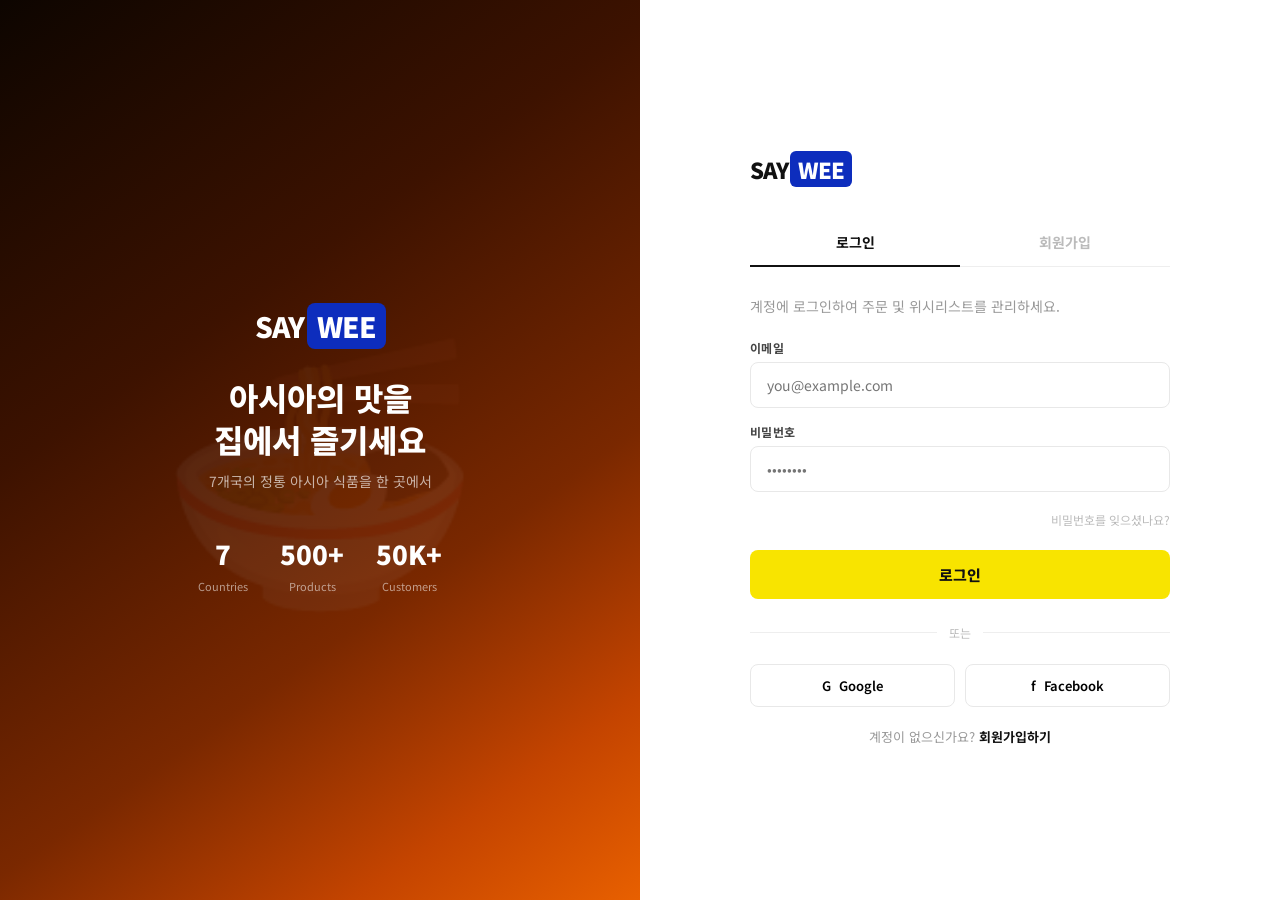
<file: login.html>
<!DOCTYPE html>
<html lang="ko">
<head>
  <meta charset="UTF-8">
  <meta name="viewport" content="width=device-width, initial-scale=1.0">
  <title>Login – SAYWEE</title>
  <link rel="stylesheet" href="css/style.css">
  <link href="https://fonts.googleapis.com/css2?family=Noto+Sans+KR:wght@300;400;500;700;900&display=swap" rel="stylesheet">
  <style>
    *{box-sizing:border-box;margin:0;padding:0;}
    body{font-family:'Noto Sans KR',sans-serif;min-height:100vh;}
    .wrap{display:grid;grid-template-columns:1fr 1fr;min-height:100vh;}
    @media(max-width:768px){.wrap{grid-template-columns:1fr;}.left{display:none!important;}}
    .left{
      background:linear-gradient(145deg,#0d0500 0%,#3d1200 35%,#7a2800 65%,#c44400 85%,#e86000 100%);
      display:flex;align-items:center;justify-content:center;
      padding:48px;position:relative;overflow:hidden;
    }
    .left-bg{position:absolute;font-size:260px;opacity:.06;line-height:1;pointer-events:none;user-select:none;top:50%;left:50%;transform:translate(-50%,-50%);}
    .left-content{position:relative;z-index:1;color:white;text-align:center;}
    .brand{font-size:28px;font-weight:900;letter-spacing:-1px;color:white;text-decoration:none;display:block;margin-bottom:28px;}
    .brand em{background:#0D2DBD;color:white;padding:3px 10px;border-radius:8px;margin-left:3px;font-style:normal;}
    .left-content h2{font-size:clamp(20px,2.5vw,32px);font-weight:800;line-height:1.3;margin-bottom:10px;}
    .left-content p{opacity:.65;font-size:14px;margin-bottom:40px;}
    .stats{display:flex;gap:32px;justify-content:center;}
    .stats div{text-align:center;}
    .stats .n{font-size:26px;font-weight:900;}
    .stats .l{font-size:11px;opacity:.55;margin-top:4px;}
    /* Right */
    .right{display:flex;align-items:center;justify-content:center;padding:48px 32px;background:#fff;}
    .box{width:100%;max-width:420px;}
    .box-brand{font-size:22px;font-weight:900;letter-spacing:-1px;color:#111;text-decoration:none;display:block;margin-bottom:32px;}
    .box-brand em{background:#0D2DBD;color:white;padding:2px 8px;border-radius:6px;margin-left:2px;font-style:normal;}
    /* Tabs */
    .tabs{display:flex;border-bottom:1px solid #eee;margin-bottom:28px;}
    .tab{flex:1;padding:12px;text-align:center;font-size:14px;font-weight:700;cursor:pointer;border-bottom:2px solid transparent;margin-bottom:-1px;color:#bbb;transition:all .2s;}
    .tab.on{color:#111;border-bottom-color:#111;}
    .panel{display:none;}
    .panel.on{display:block;}
    /* Form */
    .field{margin-bottom:14px;}
    .field label{display:block;font-size:12px;font-weight:700;margin-bottom:5px;color:#444;text-transform:uppercase;letter-spacing:.04em;}
    .field input{
      width:100%;padding:12px 16px;
      border:1.5px solid #e8e8e8;border-radius:8px;
      font-size:14px;font-family:inherit;outline:none;
      transition:border-color .2s;background:#fff;color:#111;
    }
    .field input:focus{border-color:#111;}
    .field input.err{border-color:#ff4444;background:#fff8f8;}
    .btn{
      width:100%;padding:14px;border:none;border-radius:8px;
      font-size:15px;font-weight:800;cursor:pointer;font-family:inherit;
      transition:all .2s;
    }
    .btn-yellow{background:#F8E400;color:#111;}
    .btn-yellow:hover{background:#111;color:#fff;}
    .btn-dark{background:#111;color:#fff;margin-top:8px;}
    .btn-dark:hover{background:#333;}
    .btn-red{background:#fff5f5;color:#cc0000;border:1.5px solid #ffcccc;margin-top:8px;}
    .btn-red:hover{background:#ffebeb;}
    .divider{text-align:center;position:relative;margin:20px 0;}
    .divider::before{content:'';position:absolute;top:50%;left:0;right:0;height:1px;background:#eee;}
    .divider span{position:relative;background:#fff;padding:0 12px;font-size:12px;color:#bbb;}
    .socials{display:grid;grid-template-columns:1fr 1fr;gap:10px;margin-bottom:20px;}
    .btn-social{padding:11px;border:1.5px solid #e8e8e8;border-radius:8px;font-size:13px;font-weight:600;cursor:pointer;background:#fff;font-family:inherit;transition:background .2s;}
    .btn-social:hover{background:#f5f5f5;}
    .hint{text-align:center;font-size:13px;color:#999;margin-top:20px;}
    .hint a{font-weight:700;color:#111;text-decoration:none;}
    .forgot{text-align:right;margin-bottom:18px;}
    .forgot a{font-size:12px;color:#bbb;text-decoration:none;}
    /* Account panel */
    .acc{text-align:center;padding:8px 0;}
    .acc-avatar{
      width:80px;height:80px;border-radius:50%;
      background:#F8E400;display:flex;align-items:center;justify-content:center;
      font-size:32px;font-weight:900;margin:0 auto 16px;color:#111;
    }
    .acc-name{font-size:22px;font-weight:800;margin-bottom:4px;}
    .acc-email{color:#999;font-size:14px;margin-bottom:28px;}
    .acc-links{display:flex;flex-direction:column;gap:8px;}
    .acc-link{
      display:block;padding:13px 16px;border-radius:10px;
      font-size:14px;font-weight:700;text-align:center;
      text-decoration:none;transition:opacity .2s;
    }
    .acc-link:hover{opacity:.8;}
    .acc-link.yellow{background:#F8E400;color:#111;}
    .acc-link.gray{background:#f7f3e8;color:#111;border:1px solid #e8e3d8;}
  </style>
</head>
<body>
<div id="toast-container" class="toast-container"></div>

<div class="wrap">
  <!-- LEFT -->
  <div class="left">
    <div class="left-bg">🍜</div>
    <div class="left-content">
      <a href="index.html" class="brand">SAY<em>WEE</em></a>
      <h2>아시아의 맛을<br>집에서 즐기세요</h2>
      <p>7개국의 정통 아시아 식품을 한 곳에서</p>
      <div class="stats">
        <div><div class="n">7</div><div class="l">Countries</div></div>
        <div><div class="n">500+</div><div class="l">Products</div></div>
        <div><div class="n">50K+</div><div class="l">Customers</div></div>
      </div>
    </div>
  </div>

  <!-- RIGHT -->
  <div class="right">
    <div class="box" id="box">

      <!-- ── Chưa đăng nhập: Hiện form ── -->
      <div id="form-section">
        <a href="index.html" class="box-brand">SAY<em>WEE</em></a>

        <div class="tabs">
          <div class="tab on" id="tab-login">로그인</div>
          <div class="tab" id="tab-register">회원가입</div>
        </div>

        <!-- Login -->
        <div class="panel on" id="panel-login">
          <p style="font-size:14px;color:#999;margin-bottom:20px;">계정에 로그인하여 주문 및 위시리스트를 관리하세요.</p>
          <div class="field">
            <label>이메일</label>
            <input type="email" id="li-email" placeholder="you@example.com">
          </div>
          <div class="field">
            <label>비밀번호</label>
            <input type="password" id="li-pw" placeholder="••••••••">
          </div>
          <div class="forgot"><a href="#">비밀번호를 잊으셨나요?</a></div>
          <button class="btn btn-yellow" id="do-login">로그인</button>
          <div class="divider"><span>또는</span></div>
          <div class="socials">
            <button class="btn-social" onclick="socialMsg()">G &nbsp;Google</button>
            <button class="btn-social" onclick="socialMsg()">f &nbsp;Facebook</button>
          </div>
          <p class="hint">계정이 없으신가요? <a href="#" id="go-reg">회원가입하기</a></p>
        </div>

        <!-- Register -->
        <div class="panel" id="panel-register">
          <p style="font-size:14px;color:#999;margin-bottom:20px;">새 계정을 만들어 더 편리하게 쇼핑하세요.</p>
          <div class="field">
            <label>이름</label>
            <input type="text" id="rg-name" placeholder="홍길동">
          </div>
          <div class="field">
            <label>이메일</label>
            <input type="email" id="rg-email" placeholder="you@example.com">
          </div>
          <div class="field">
            <label>비밀번호 <span style="color:#bbb;font-weight:400;font-size:11px;">(최소 6자)</span></label>
            <input type="password" id="rg-pw" placeholder="••••••••">
          </div>
          <div class="field" style="margin-bottom:20px;">
            <label>비밀번호 확인</label>
            <input type="password" id="rg-pw2" placeholder="••••••••">
          </div>
          <button class="btn btn-yellow" id="do-register">회원가입</button>
          <p class="hint">이미 계정이 있으신가요? <a href="#" id="go-login">로그인하기</a></p>
        </div>
      </div>

      <!-- ── Đã đăng nhập: Hiện account panel ── -->
      <div id="acc-section" style="display:none;">
        <a href="index.html" class="box-brand">SAY<em>WEE</em></a>
        <div class="acc">
          <div class="acc-avatar" id="acc-avatar">?</div>
          <div class="acc-name" id="acc-name">이름</div>
          <div class="acc-email" id="acc-email">email</div>
          <div class="acc-links">
            <a href="index.html" class="acc-link yellow">🏠 홈으로 가기</a>
            <a href="shop.html" class="acc-link gray">🛒 쇼핑 계속하기</a>
            <a href="wishlist.html" class="acc-link gray">♡ 위시리스트</a>
            <a href="cart.html" class="acc-link gray">🛒 장바구니</a>
            <!-- ★ LOGOUT BUTTON ★ -->
            <button class="btn btn-red" id="do-logout" style="width:100%;padding:13px;border-radius:10px;font-size:14px;font-weight:700;cursor:pointer;font-family:inherit;margin-top:8px;">
              🚪 로그아웃
            </button>
          </div>
        </div>
      </div>

    </div>
  </div>
</div>

<script src="js/language.js"></script>
<script src="js/products.js"></script>
<script src="js/script.js"></script>
<script>
// ─────────────────────────────────────────────────────────
// Toast helper
function toast(msg, type) {
  if (typeof showToast === 'function') { showToast(msg, type); return; }
  var d = document.createElement('div');
  d.textContent = msg;
  d.style.cssText = 'position:fixed;bottom:24px;right:24px;background:#111;color:#fff;padding:14px 20px;border-radius:10px;z-index:9999;font-size:14px;font-weight:600;box-shadow:0 4px 20px rgba(0,0,0,.2)';
  document.body.appendChild(d);
  setTimeout(function(){ d.style.opacity='0'; d.style.transition='opacity .3s'; setTimeout(function(){ d.remove(); },300); }, 2800);
}
function socialMsg() { toast('소셜 로그인은 준비 중입니다 😊', 'warning'); }

// ─────────────────────────────────────────────────────────
// Kiểm tra trạng thái đăng nhập và hiện đúng panel
function checkLoginState() {
  var user = null;
  try { user = JSON.parse(localStorage.getItem('saywee_user') || 'null'); } catch(e) {}

  if (user) {
    // Đã đăng nhập → hiện account panel
    document.getElementById('form-section').style.display = 'none';
    document.getElementById('acc-section').style.display  = 'block';
    document.getElementById('acc-avatar').textContent = user.name.charAt(0).toUpperCase();
    document.getElementById('acc-name').textContent   = user.name;
    document.getElementById('acc-email').textContent  = user.email || '';
  } else {
    // Chưa đăng nhập → hiện form
    document.getElementById('form-section').style.display = 'block';
    document.getElementById('acc-section').style.display  = 'none';
  }
}

// Chạy ngay khi trang load
checkLoginState();

// ─────────────────────────────────────────────────────────
// Tab switching
document.getElementById('tab-login').onclick = function() {
  this.className = 'tab on';
  document.getElementById('tab-register').className = 'tab';
  document.getElementById('panel-login').className = 'panel on';
  document.getElementById('panel-register').className = 'panel';
};
document.getElementById('tab-register').onclick = function() {
  this.className = 'tab on';
  document.getElementById('tab-login').className = 'tab';
  document.getElementById('panel-register').className = 'panel on';
  document.getElementById('panel-login').className = 'panel';
};
document.getElementById('go-reg').onclick   = function(e){ e.preventDefault(); document.getElementById('tab-register').click(); };
document.getElementById('go-login').onclick = function(e){ e.preventDefault(); document.getElementById('tab-login').click(); };

// ─────────────────────────────────────────────────────────
// LOGIN
document.getElementById('do-login').onclick = function() {
  var email = document.getElementById('li-email').value.trim();
  var pw    = document.getElementById('li-pw').value;
  // Reset
  document.getElementById('li-email').className = 'field input'.split(' ')[1] || '';
  if (!email) { toast('이메일을 입력해주세요', 'warning'); document.getElementById('li-email').focus(); return; }
  if (!pw)    { toast('비밀번호를 입력해주세요', 'warning'); document.getElementById('li-pw').focus(); return; }
  if (typeof Auth === 'undefined') { toast('잠시 후 다시 시도해주세요', 'warning'); return; }
  if (!Auth.login(email, pw)) {
    toast('이메일 또는 비밀번호가 틀렸습니다', 'error');
    document.getElementById('li-pw').value = '';
    document.getElementById('li-pw').focus();
  } else {
    toast('로그인 완료! 🎉', 'success');
    setTimeout(function(){ window.location.href = 'index.html'; }, 900);
  }
};
document.getElementById('li-pw').onkeydown = function(e){ if(e.key==='Enter') document.getElementById('do-login').click(); };
document.getElementById('li-email').onkeydown = function(e){ if(e.key==='Enter') document.getElementById('li-pw').focus(); };

// ─────────────────────────────────────────────────────────
// REGISTER
document.getElementById('do-register').onclick = function() {
  var name = document.getElementById('rg-name').value.trim();
  var email= document.getElementById('rg-email').value.trim();
  var pw   = document.getElementById('rg-pw').value;
  var pw2  = document.getElementById('rg-pw2').value;
  if (!name)           { toast('이름을 입력해주세요', 'warning'); return; }
  if (!email)          { toast('이메일을 입력해주세요', 'warning'); return; }
  if (pw.length < 6)   { toast('비밀번호는 최소 6자리입니다', 'warning'); return; }
  if (pw !== pw2)      { toast('비밀번호가 일치하지 않습니다', 'error'); return; }
  if (typeof Auth === 'undefined') { toast('잠시 후 다시 시도해주세요', 'warning'); return; }
  if (!Auth.register(name, email, pw)) {
    toast('이미 사용 중인 이메일입니다', 'error');
  } else {
    toast('회원가입 완료! 환영합니다 🎉', 'success');
    setTimeout(function(){ window.location.href = 'index.html'; }, 900);
  }
};

// ─────────────────────────────────────────────────────────
// LOGOUT
document.getElementById('do-logout').onclick = function() {
  localStorage.removeItem('saywee_user');
  toast('로그아웃 되었습니다', '');
  setTimeout(function(){ checkLoginState(); }, 500);
};
</script>
</body>
</html>
</file>
<file: css/style.css>
/* ================================================
   SAYWEE - Asian Food & Grocery Marketplace
   style.css - Main Stylesheet
   ================================================ */

/* === FONTS === */
@import url('https://fonts.googleapis.com/css2?family=Noto+Sans+KR:wght@300;400;500;700;900&display=swap');

/* === CSS VARIABLES === */
:root {
  --brand-green: #0D2DBD;
  --brand-green-dark: #0a1f8f;
  --primary: #F8E400;
  --primary-dark: #e0cc00;
  --secondary: #F7F3E8;
  --text: #111111;
  --text-light: #555555;
  --text-muted: #999999;
  --bg: #FFFFFF;
  --bg-alt: #F7F3E8;
  --border: #E8E3D8;
  --border-light: #F0EBE0;
  --shadow-sm: 0 2px 8px rgba(0,0,0,0.06);
  --shadow-md: 0 4px 20px rgba(0,0,0,0.10);
  --shadow-lg: 0 8px 40px rgba(0,0,0,0.14);
  --radius-sm: 8px;
  --radius-md: 14px;
  --radius-lg: 20px;
  --radius-xl: 28px;
  --transition: all 0.25s cubic-bezier(0.4, 0, 0.2, 1);
  --font-main: 'Pretendard', 'Noto Sans KR', sans-serif;
  --header-h: 72px;
}

/* === PRETENDARD FONT === */
@font-face {
  font-family: 'Pretendard';
  src: url('https://cdn.jsdelivr.net/gh/orioncactus/pretendard/dist/web/static/pretendard.css');
}

/* === RESET === */
*, *::before, *::after { box-sizing: border-box; margin: 0; padding: 0; }
html { scroll-behavior: smooth; font-size: 16px; }
body {
  font-family: var(--font-main);
  color: var(--text);
  background: var(--bg);
  line-height: 1.6;
  -webkit-font-smoothing: antialiased;
  overflow-x: hidden;
}
a { text-decoration: none; color: inherit; }
ul, ol { list-style: none; }
img { max-width: 100%; display: block; }
button { cursor: pointer; border: none; background: none; font-family: inherit; }
input, select, textarea { font-family: inherit; outline: none; border: none; }

/* === SCROLLBAR === */
::-webkit-scrollbar { width: 6px; }
::-webkit-scrollbar-track { background: var(--secondary); }
::-webkit-scrollbar-thumb { background: #ccc; border-radius: 3px; }
::-webkit-scrollbar-thumb:hover { background: #aaa; }

/* ================================================
   HEADER
   ================================================ */
#site-header {
  position: fixed;
  top: 0; left: 0; right: 0;
  height: var(--header-h);
  background: rgba(255,255,255,0.96);
  backdrop-filter: blur(12px);
  -webkit-backdrop-filter: blur(12px);
  border-bottom: 1px solid var(--border-light);
  z-index: 1000;
  transition: var(--transition);
}
#site-header.scrolled {
  box-shadow: var(--shadow-md);
}
.header-inner {
  max-width: 1400px;
  margin: 0 auto;
  padding: 0 32px;
  height: 100%;
  display: flex;
  align-items: center;
  gap: 32px;
}
/* Logo */
.header-logo a {
  font-size: 22px;
  font-weight: 900;
  letter-spacing: -1px;
  color: var(--text);
}
.header-logo span {
  display: inline-block;
  background: var(--brand-green);
  color: white;
  padding: 2px 8px;
  border-radius: 6px;
  margin-left: 2px;
}
/* Main Nav */
.header-nav { flex: 1; display: flex; justify-content: center; }
.header-nav ul { display: flex; gap: 4px; }
.header-nav ul li a {
  display: block;
  padding: 8px 14px;
  font-size: 13px;
  font-weight: 600;
  letter-spacing: 0.04em;
  color: var(--text-light);
  border-radius: var(--radius-sm);
  transition: var(--transition);
}
.header-nav ul li a:hover,
.header-nav ul li a.active {
  color: var(--text);
  background: var(--secondary);
}
/* Header Actions */
.header-actions { display: flex; align-items: center; gap: 6px; }
.header-btn {
  position: relative;
  width: 40px; height: 40px;
  border-radius: 50%;
  display: flex; align-items: center; justify-content: center;
  color: var(--text);
  transition: var(--transition);
  font-size: 18px;
}
.header-btn:hover { background: var(--secondary); }
.header-btn .badge {
  position: absolute;
  top: 4px; right: 4px;
  width: 16px; height: 16px;
  background: var(--primary);
  color: var(--text);
  font-size: 10px;
  font-weight: 700;
  border-radius: 50%;
  display: flex; align-items: center; justify-content: center;
}
/* Language Switcher */
.lang-switcher {
  position: relative;
}
.lang-btn {
  display: flex; align-items: center; gap: 4px;
  padding: 6px 12px;
  border-radius: 20px;
  font-size: 12px;
  font-weight: 600;
  color: var(--text-light);
  border: 1px solid var(--border);
  transition: var(--transition);
  cursor: pointer;
}
.lang-btn:hover { border-color: var(--text); color: var(--text); }
.lang-dropdown {
  position: absolute;
  top: calc(100% + 8px);
  right: 0;
  background: var(--bg);
  border: 1px solid var(--border);
  border-radius: var(--radius-md);
  box-shadow: var(--shadow-lg);
  overflow: hidden;
  opacity: 0;
  visibility: hidden;
  transform: translateY(-8px);
  transition: var(--transition);
  min-width: 140px;
}
.lang-switcher:hover .lang-dropdown,
.lang-dropdown.open {
  opacity: 1; visibility: visible; transform: translateY(0);
}
.lang-option {
  display: flex; align-items: center; gap: 8px;
  padding: 10px 16px;
  font-size: 13px;
  font-weight: 500;
  cursor: pointer;
  transition: var(--transition);
}
.lang-option:hover { background: var(--secondary); }
.lang-option.active { color: var(--text); font-weight: 700; background: var(--secondary); }

/* Search Bar (Overlay) */
.search-overlay {
  position: fixed;
  inset: 0;
  background: rgba(0,0,0,0.5);
  z-index: 2000;
  display: flex;
  align-items: flex-start;
  padding-top: 80px;
  opacity: 0;
  visibility: hidden;
  transition: var(--transition);
}
.search-overlay.open { opacity: 1; visibility: visible; }
.search-box {
  max-width: 680px;
  width: 90%;
  margin: 0 auto;
  background: var(--bg);
  border-radius: var(--radius-xl);
  padding: 8px 8px 8px 24px;
  display: flex;
  align-items: center;
  gap: 12px;
  box-shadow: var(--shadow-lg);
}
.search-box input {
  flex: 1;
  font-size: 18px;
  color: var(--text);
  background: transparent;
}
.search-box input::placeholder { color: var(--text-muted); }
.search-submit {
  background: var(--primary);
  border-radius: 50%;
  width: 44px; height: 44px;
  display: flex; align-items: center; justify-content: center;
  font-size: 18px;
  flex-shrink: 0;
}
.search-results-dropdown {
  max-width: 680px;
  width: 90%;
  margin: 8px auto 0;
  background: var(--bg);
  border-radius: var(--radius-lg);
  box-shadow: var(--shadow-lg);
  overflow: hidden;
  max-height: 400px;
  overflow-y: auto;
}
.search-result-item {
  display: flex;
  align-items: center;
  gap: 12px;
  padding: 12px 20px;
  border-bottom: 1px solid var(--border-light);
  cursor: pointer;
  transition: var(--transition);
}
.search-result-item:last-child { border-bottom: none; }
.search-result-item:hover { background: var(--secondary); }
.search-result-item img {
  width: 48px; height: 48px;
  border-radius: var(--radius-sm);
  object-fit: cover;
}
.search-result-info { flex: 1; }
.search-result-info .name { font-size: 14px; font-weight: 600; }
.search-result-info .meta { font-size: 12px; color: var(--text-muted); }
.search-result-price { font-weight: 700; color: var(--text); }

/* Mobile Menu */
.hamburger {
  display: none;
  flex-direction: column;
  gap: 5px;
  width: 40px; height: 40px;
  padding: 10px;
  cursor: pointer;
}
.hamburger span {
  display: block;
  height: 2px;
  background: var(--text);
  border-radius: 2px;
  transition: var(--transition);
}
.mobile-menu {
  display: none;
  position: fixed;
  top: var(--header-h);
  left: 0; right: 0; bottom: 0;
  background: var(--bg);
  z-index: 999;
  overflow-y: auto;
  transform: translateX(-100%);
  transition: transform 0.3s cubic-bezier(0.4,0,0.2,1);
}
.mobile-menu.open { transform: translateX(0); }
.mobile-menu-inner { padding: 24px; }
.mobile-menu ul { display: flex; flex-direction: column; gap: 4px; }
.mobile-menu ul li a {
  display: block;
  padding: 14px 16px;
  font-size: 16px;
  font-weight: 600;
  border-radius: var(--radius-md);
  color: var(--text);
  transition: var(--transition);
}
.mobile-menu ul li a:hover { background: var(--secondary); }
.mobile-menu-actions {
  display: flex;
  gap: 12px;
  margin-top: 24px;
  padding-top: 24px;
  border-top: 1px solid var(--border);
}
.mobile-menu-actions a {
  flex: 1;
  padding: 12px;
  border-radius: var(--radius-md);
  background: var(--secondary);
  text-align: center;
  font-size: 14px;
  font-weight: 600;
}

/* ================================================
   MAIN CONTENT
   ================================================ */
main { padding-top: var(--header-h); }

/* ================================================
   HERO SLIDER
   ================================================ */
.hero-slider {
  position: relative;
  width: 100%;
  height: 600px; min-height: 550px;
  min-height: 400px;
  max-height: 650px;
  overflow: hidden;
  background: #111;
}
.slide {
  position: absolute;
  inset: 0;
  opacity: 0;
  transition: opacity 0.8s ease;
}
.slide.active { opacity: 1; }
.slide img {
  width: 100%; height: 100%;
  object-fit: cover;
}
.slide-overlay {
  position: absolute;
  inset: 0;
  background: linear-gradient(to right, rgba(0,0,0,0.65) 0%, rgba(0,0,0,0.2) 60%, transparent 100%);
  display: flex;
  align-items: center;
}
.slide-content {
  max-width: 1400px;
  margin: 0 auto;
  padding: 0 80px;
  color: white;
}
.slide-tag {
  display: inline-block;
  background: var(--primary);
  color: var(--text);
  font-size: 11px;
  font-weight: 700;
  letter-spacing: 0.1em;
  text-transform: uppercase;
  padding: 4px 12px;
  border-radius: 20px;
  margin-bottom: 20px;
}
.slide-title {
  font-size: clamp(32px, 5vw, 64px);
  font-weight: 900;
  line-height: 1.1;
  letter-spacing: -2px;
  margin-bottom: 16px;
}
.slide-desc {
  font-size: 16px;
  opacity: 0.85;
  margin-bottom: 32px;
  max-width: 480px;
}
.slide-btn {
  display: inline-flex;
  align-items: center;
  gap: 8px;
  padding: 14px 28px;
  background: var(--primary);
  color: var(--text);
  border-radius: 50px;
  font-size: 14px;
  font-weight: 700;
  letter-spacing: 0.02em;
  transition: var(--transition);
}
.slide-btn:hover {
  background: white;
  transform: translateY(-2px);
  box-shadow: 0 8px 24px rgba(0,0,0,0.2);
}
.slider-nav {
  position: absolute;
  bottom: 32px;
  left: 50%;
  transform: translateX(-50%);
  display: flex;
  gap: 8px;
}
.slider-dot {
  width: 8px; height: 8px;
  border-radius: 50%;
  background: rgba(255,255,255,0.4);
  cursor: pointer;
  transition: var(--transition);
}
.slider-dot.active {
  background: var(--primary);
  width: 24px;
  border-radius: 4px;
}
.slider-arrows {
  position: absolute;
  top: 50%;
  transform: translateY(-50%);
  width: 100%;
  display: flex;
  justify-content: space-between;
  padding: 0 24px;
  pointer-events: none;
}
.slider-arrow {
  pointer-events: all;
  width: 48px; height: 48px;
  border-radius: 50%;
  background: rgba(255,255,255,0.15);
  backdrop-filter: blur(8px);
  color: white;
  font-size: 20px;
  display: flex; align-items: center; justify-content: center;
  cursor: pointer;
  transition: var(--transition);
  border: 1px solid rgba(255,255,255,0.2);
}
.slider-arrow:hover { background: rgba(255,255,255,0.3); }

/* ================================================
   SECTION COMMONS
   ================================================ */
.section { padding: 80px 0; }
.section-sm { padding: 60px 0; }
.section-lg { padding: 100px 0; }
.section-alt { background: var(--secondary); }
.container {
  max-width: 1400px;
  margin: 0 auto;
  padding: 0 32px;
}
.section-head {
  display: flex;
  align-items: flex-end;
  justify-content: space-between;
  margin-bottom: 40px;
}
.section-head-left .eyebrow {
  font-size: 11px;
  font-weight: 700;
  letter-spacing: 0.12em;
  text-transform: uppercase;
  color: var(--text-muted);
  margin-bottom: 8px;
}
.section-head-left h2 {
  font-size: clamp(24px, 3vw, 36px);
  font-weight: 800;
  letter-spacing: -1px;
  line-height: 1.15;
}
.view-all {
  display: inline-flex;
  align-items: center;
  gap: 6px;
  font-size: 13px;
  font-weight: 600;
  color: var(--text-light);
  padding: 8px 16px;
  border-radius: 20px;
  border: 1px solid var(--border);
  transition: var(--transition);
  white-space: nowrap;
}
.view-all:hover {
  border-color: var(--text);
  color: var(--text);
  background: var(--secondary);
}

/* ================================================
   PRODUCT CARD
   ================================================ */
.product-grid {
  display: grid;
  grid-template-columns: repeat(auto-fill, minmax(240px, 1fr));
  gap: 20px;
}
.product-card {
  background: var(--bg);
  border-radius: var(--radius-lg);
  overflow: hidden;
  border: 1px solid var(--border-light);
  transition: var(--transition);
  cursor: pointer;
  position: relative;
}
.product-card:hover {
  transform: translateY(-4px);
  box-shadow: var(--shadow-lg);
  border-color: transparent;
}
.product-card-img {
  position: relative;
  aspect-ratio: 1/1;
  overflow: hidden;
  background: var(--secondary);
}
.product-card-img img {
  width: 100%; height: 100%;
  object-fit: cover;
  transition: transform 0.4s ease;
}
.product-card:hover .product-card-img img { transform: scale(1.06); }
.product-badges {
  position: absolute;
  top: 12px; left: 12px;
  display: flex;
  flex-direction: column;
  gap: 4px;
}
.badge-item {
  display: inline-block;
  padding: 3px 8px;
  border-radius: 20px;
  font-size: 10px;
  font-weight: 700;
  letter-spacing: 0.06em;
  text-transform: uppercase;
}
.badge-sale { background: #ff4444; color: white; }
.badge-new { background: var(--primary); color: var(--text); }
.badge-best { background: var(--text); color: white; }
.product-card-actions {
  position: absolute;
  top: 12px; right: 12px;
  display: flex;
  flex-direction: column;
  gap: 6px;
  opacity: 0;
  transform: translateX(8px);
  transition: var(--transition);
}
.product-card:hover .product-card-actions {
  opacity: 1;
  transform: translateX(0);
}
.card-action-btn {
  width: 36px; height: 36px;
  border-radius: 50%;
  background: white;
  box-shadow: var(--shadow-sm);
  display: flex; align-items: center; justify-content: center;
  font-size: 16px;
  transition: var(--transition);
}
.card-action-btn:hover { background: var(--primary); }
.card-action-btn.wishlisted { color: #ff4444; }
.product-card-body { padding: 16px; }
.product-country {
  display: flex;
  align-items: center;
  gap: 6px;
  margin-bottom: 6px;
}
.product-country span { font-size: 11px; color: var(--text-muted); }
.product-name {
  font-size: 15px;
  font-weight: 700;
  line-height: 1.3;
  margin-bottom: 4px;
  display: -webkit-box;
  -webkit-line-clamp: 2;
  -webkit-box-orient: vertical;
  overflow: hidden;
}
.product-brand { font-size: 12px; color: var(--text-muted); margin-bottom: 8px; }
.product-rating {
  display: flex;
  align-items: center;
  gap: 4px;
  margin-bottom: 10px;
}
.stars { color: #F8C400; font-size: 12px; }
.rating-count { font-size: 11px; color: var(--text-muted); }
.product-price {
  display: flex;
  align-items: baseline;
  gap: 8px;
}
.price-current {
  font-size: 18px;
  font-weight: 800;
  letter-spacing: -0.5px;
}
.price-original {
  font-size: 13px;
  color: var(--text-muted);
  text-decoration: line-through;
}
.price-discount {
  font-size: 11px;
  font-weight: 700;
  color: #ff4444;
}
.product-card-footer {
  padding: 0 16px 16px;
}
.add-to-cart-btn {
  width: 100%;
  padding: 10px;
  background: var(--primary);
  color: var(--text);
  border-radius: var(--radius-sm);
  font-size: 13px;
  font-weight: 700;
  letter-spacing: 0.02em;
  transition: var(--transition);
  display: flex;
  align-items: center;
  justify-content: center;
  gap: 6px;
}
.add-to-cart-btn:hover {
  background: var(--text);
  color: white;
  transform: translateY(-1px);
}

/* ================================================
   COUNTRY CARDS
   ================================================ */
.country-grid {
  display: grid;
  grid-template-columns: repeat(7, 1fr);
  gap: 16px;
}
.country-card {
  background: var(--bg);
  border-radius: var(--radius-lg);
  padding: 24px 16px;
  text-align: center;
  border: 1px solid var(--border-light);
  cursor: pointer;
  transition: var(--transition);
}
.country-card:hover {
  border-color: var(--primary);
  background: var(--secondary);
  transform: translateY(-4px);
  box-shadow: var(--shadow-md);
}
.country-flag { font-size: 40px; margin-bottom: 10px; display: block; }
.country-name { font-size: 13px; font-weight: 700; }
.country-count { font-size: 11px; color: var(--text-muted); margin-top: 4px; }

/* ================================================
   MARQUEE BANNER
   ================================================ */
.marquee-section {
  background: var(--primary);
  padding: 14px 0;
  overflow: hidden;
  white-space: nowrap;
}
.marquee-track {
  display: inline-flex;
  animation: marquee 25s linear infinite;
}
.marquee-item {
  display: inline-flex;
  align-items: center;
  gap: 16px;
  padding: 0 32px;
  font-size: 13px;
  font-weight: 700;
  letter-spacing: 0.04em;
  color: var(--text);
  text-transform: uppercase;
}
.marquee-item::after {
  content: '✦';
  font-size: 10px;
}
@keyframes marquee {
  0% { transform: translateX(0); }
  100% { transform: translateX(-50%); }
}

/* ================================================
   FEATURED BANNER
   ================================================ */
.promo-banners {
  display: grid;
  grid-template-columns: 1fr 1fr;
  gap: 20px;
}
.promo-banner {
  position: relative;
  border-radius: var(--radius-xl);
  overflow: hidden;
  aspect-ratio: 16/7;
  cursor: pointer;
}
.promo-banner img {
  width: 100%; height: 100%;
  object-fit: cover;
  transition: transform 0.5s ease;
}
.promo-banner:hover img { transform: scale(1.04); }
.promo-banner-overlay {
  position: absolute;
  inset: 0;
  background: linear-gradient(to right, rgba(0,0,0,0.7), transparent);
  padding: 32px;
  display: flex;
  flex-direction: column;
  justify-content: flex-end;
}
.promo-banner-overlay .tag {
  font-size: 10px;
  font-weight: 700;
  letter-spacing: 0.1em;
  text-transform: uppercase;
  color: var(--primary);
  margin-bottom: 6px;
}
.promo-banner-overlay h3 {
  font-size: 22px;
  font-weight: 800;
  color: white;
  line-height: 1.2;
  margin-bottom: 12px;
}
.promo-banner-overlay .cta {
  display: inline-flex;
  align-items: center;
  gap: 6px;
  font-size: 12px;
  font-weight: 700;
  color: white;
  background: rgba(255,255,255,0.15);
  padding: 6px 14px;
  border-radius: 20px;
  width: fit-content;
  transition: var(--transition);
}
.promo-banner:hover .cta { background: var(--primary); color: var(--text); }

/* ================================================
   HORIZONTAL SCROLL SECTION
   ================================================ */
.scroll-section { overflow: hidden; }
.scroll-track {
  display: flex;
  gap: 20px;
  overflow-x: auto;
  scroll-snap-type: x mandatory;
  scrollbar-width: none;
  -ms-overflow-style: none;
  padding-bottom: 8px;
}
.scroll-track::-webkit-scrollbar { display: none; }
.scroll-track .product-card {
  min-width: 240px;
  scroll-snap-align: start;
  flex-shrink: 0;
}

/* ================================================
   CUSTOMER REVIEWS
   ================================================ */
.reviews-grid {
  display: grid;
  grid-template-columns: repeat(3, 1fr);
  gap: 20px;
}
.review-card {
  background: var(--bg);
  border-radius: var(--radius-lg);
  padding: 24px;
  border: 1px solid var(--border-light);
}
.review-header {
  display: flex;
  align-items: center;
  gap: 12px;
  margin-bottom: 12px;
}
.reviewer-avatar {
  width: 44px; height: 44px;
  border-radius: 50%;
  background: var(--secondary);
  overflow: hidden;
  flex-shrink: 0;
  display: flex; align-items: center; justify-content: center;
  font-size: 18px;
  font-weight: 700;
  color: var(--text);
}
.reviewer-name { font-size: 14px; font-weight: 700; }
.reviewer-meta { font-size: 11px; color: var(--text-muted); }
.review-stars { color: #F8C400; font-size: 14px; margin-bottom: 8px; }
.review-title { font-size: 14px; font-weight: 700; margin-bottom: 6px; }
.review-body { font-size: 13px; color: var(--text-light); line-height: 1.6; }

/* ================================================
   BRAND STORY
   ================================================ */
.brand-story {
  display: grid;
  grid-template-columns: 1fr 1fr;
  gap: 80px;
  align-items: center;
}
.brand-story-img {
  border-radius: var(--radius-xl);
  overflow: hidden;
  aspect-ratio: 4/3;
}
.brand-story-img img { width: 100%; height: 100%; object-fit: cover; }
.brand-story-text .eyebrow {
  font-size: 11px;
  font-weight: 700;
  letter-spacing: 0.12em;
  text-transform: uppercase;
  color: var(--text-muted);
  margin-bottom: 16px;
}
.brand-story-text h2 {
  font-size: clamp(28px, 3vw, 44px);
  font-weight: 800;
  letter-spacing: -1.5px;
  line-height: 1.1;
  margin-bottom: 20px;
}
.brand-story-text p {
  font-size: 15px;
  color: var(--text-light);
  line-height: 1.8;
  margin-bottom: 16px;
}
.brand-stats {
  display: grid;
  grid-template-columns: repeat(3, 1fr);
  gap: 24px;
  margin-top: 40px;
  padding-top: 40px;
  border-top: 1px solid var(--border);
}
.stat-item { text-align: center; }
.stat-num {
  font-size: 32px;
  font-weight: 900;
  letter-spacing: -1px;
  margin-bottom: 4px;
}
.stat-label { font-size: 12px; color: var(--text-muted); }

/* ================================================
   NEWSLETTER
   ================================================ */
.newsletter-section {
  background: var(--text);
  color: white;
  padding: 80px 0;
  text-align: center;
}
.newsletter-section h2 {
  font-size: clamp(28px, 4vw, 48px);
  font-weight: 800;
  letter-spacing: -1.5px;
  margin-bottom: 12px;
}
.newsletter-section p {
  font-size: 15px;
  opacity: 0.65;
  margin-bottom: 36px;
}
.newsletter-form {
  display: flex;
  gap: 8px;
  max-width: 480px;
  margin: 0 auto;
  background: rgba(255,255,255,0.08);
  border-radius: 50px;
  padding: 6px 6px 6px 24px;
  border: 1px solid rgba(255,255,255,0.1);
}
.newsletter-form input {
  flex: 1;
  background: transparent;
  font-size: 14px;
  color: white;
}
.newsletter-form input::placeholder { color: rgba(255,255,255,0.4); }
.newsletter-form button {
  background: var(--primary);
  color: var(--text);
  padding: 12px 24px;
  border-radius: 50px;
  font-size: 13px;
  font-weight: 700;
  transition: var(--transition);
  white-space: nowrap;
}
.newsletter-form button:hover { background: white; }

/* ================================================
   INSTAGRAM GRID
   ================================================ */
.instagram-grid {
  display: grid;
  grid-template-columns: repeat(6, 1fr);
  gap: 8px;
}
.instagram-item {
  aspect-ratio: 1/1;
  border-radius: var(--radius-sm);
  overflow: hidden;
  cursor: pointer;
  position: relative;
}
.instagram-item img {
  width: 100%; height: 100%;
  object-fit: cover;
  transition: transform 0.4s ease;
}
.instagram-item:hover img { transform: scale(1.08); }
.instagram-item-overlay {
  position: absolute;
  inset: 0;
  background: rgba(0,0,0,0.4);
  display: flex;
  align-items: center;
  justify-content: center;
  opacity: 0;
  transition: var(--transition);
  color: white;
  font-size: 22px;
}
.instagram-item:hover .instagram-item-overlay { opacity: 1; }

/* ================================================
   FOOTER
   ================================================ */
#site-footer {
  background: var(--text);
  color: white;
  padding: 64px 0 0;
}
.footer-grid {
  display: grid;
  grid-template-columns: 2fr 1fr 1fr 1fr;
  gap: 48px;
  padding-bottom: 48px;
  border-bottom: 1px solid rgba(255,255,255,0.08);
}
.footer-brand .logo {
  font-size: 22px;
  font-weight: 900;
  letter-spacing: -1px;
  margin-bottom: 12px;
}
.footer-brand .logo span {
  display: inline-block;
  background: var(--brand-green);
  color: white;
  padding: 2px 8px;
  border-radius: 6px;
  margin-left: 2px;
}
.footer-brand p {
  font-size: 13px;
  opacity: 0.55;
  line-height: 1.7;
  margin-bottom: 24px;
}
.social-links { display: flex; gap: 10px; }
.social-link {
  width: 38px; height: 38px;
  border-radius: 50%;
  background: rgba(255,255,255,0.08);
  display: flex; align-items: center; justify-content: center;
  font-size: 16px;
  transition: var(--transition);
}
.social-link:hover { background: var(--primary); color: var(--text); }
.footer-col h4 {
  font-size: 13px;
  font-weight: 700;
  letter-spacing: 0.06em;
  text-transform: uppercase;
  opacity: 0.45;
  margin-bottom: 16px;
}
.footer-col ul { display: flex; flex-direction: column; gap: 10px; }
.footer-col ul li a {
  font-size: 14px;
  opacity: 0.7;
  transition: var(--transition);
}
.footer-col ul li a:hover { opacity: 1; color: var(--primary); }
.footer-bottom {
  padding: 20px 0;
  display: flex;
  align-items: center;
  justify-content: space-between;
  font-size: 12px;
  opacity: 0.4;
}
.footer-bottom-links { display: flex; gap: 20px; }
.footer-bottom-links a:hover { opacity: 0.8; }

/* ================================================
   SHOP PAGE
   ================================================ */
.shop-header {
  background: var(--secondary);
  padding: 48px 0;
}
.shop-header h1 {
  font-size: clamp(28px, 4vw, 48px);
  font-weight: 800;
  letter-spacing: -1.5px;
  margin-bottom: 8px;
}
.shop-header p { font-size: 15px; color: var(--text-light); }
.shop-layout {
  display: grid;
  grid-template-columns: 260px 1fr;
  gap: 32px;
  padding: 40px 0;
}
/* Sidebar Filters */
.shop-sidebar { flex-shrink: 0; }
.filter-group { margin-bottom: 32px; }
.filter-group h4 {
  font-size: 12px;
  font-weight: 700;
  letter-spacing: 0.08em;
  text-transform: uppercase;
  color: var(--text-muted);
  margin-bottom: 12px;
  padding-bottom: 10px;
  border-bottom: 1px solid var(--border);
}
.filter-item {
  display: flex;
  align-items: center;
  gap: 10px;
  padding: 7px 0;
  cursor: pointer;
  font-size: 14px;
  transition: var(--transition);
}
.filter-item:hover { color: var(--text); }
.filter-item input[type="checkbox"] {
  width: 16px; height: 16px;
  accent-color: var(--primary);
  cursor: pointer;
}
.filter-count {
  margin-left: auto;
  font-size: 11px;
  color: var(--text-muted);
  background: var(--secondary);
  padding: 2px 6px;
  border-radius: 10px;
}
.price-range-inputs {
  display: flex;
  gap: 8px;
  margin-top: 12px;
}
.price-range-inputs input {
  flex: 1;
  padding: 8px 12px;
  border: 1px solid var(--border);
  border-radius: var(--radius-sm);
  font-size: 13px;
  color: var(--text);
  background: var(--bg);
  width: 100%;
}
.price-range-inputs input:focus { border-color: var(--text); }
.filter-apply-btn {
  width: 100%;
  padding: 10px;
  background: var(--primary);
  border-radius: var(--radius-sm);
  font-size: 13px;
  font-weight: 700;
  margin-top: 8px;
  transition: var(--transition);
}
.filter-apply-btn:hover { background: var(--text); color: white; }
/* Shop Main */
.shop-toolbar {
  display: flex;
  align-items: center;
  justify-content: space-between;
  margin-bottom: 24px;
  gap: 16px;
}
.results-count { font-size: 14px; color: var(--text-light); }
.sort-select {
  padding: 8px 14px;
  border: 1px solid var(--border);
  border-radius: var(--radius-sm);
  font-size: 13px;
  color: var(--text);
  background: var(--bg);
  cursor: pointer;
  appearance: none;
  background-image: url("data:image/svg+xml,%3Csvg xmlns='http://www.w3.org/2000/svg' viewBox='0 0 24 24'%3E%3Cpath d='M7 10l5 5 5-5z'/%3E%3C/svg%3E");
  background-repeat: no-repeat;
  background-position: right 8px center;
  background-size: 16px;
  padding-right: 32px;
}
.view-toggle { display: flex; gap: 4px; }
.view-btn {
  width: 36px; height: 36px;
  border-radius: var(--radius-sm);
  display: flex; align-items: center; justify-content: center;
  font-size: 16px;
  color: var(--text-muted);
  transition: var(--transition);
}
.view-btn.active, .view-btn:hover {
  background: var(--secondary);
  color: var(--text);
}
.shop-search {
  display: flex;
  align-items: center;
  gap: 8px;
  padding: 10px 16px;
  border: 1px solid var(--border);
  border-radius: var(--radius-md);
  background: var(--bg);
  flex: 1;
  max-width: 320px;
}
.shop-search input {
  flex: 1;
  font-size: 14px;
  color: var(--text);
}
.shop-search input::placeholder { color: var(--text-muted); }
.pagination {
  display: flex;
  justify-content: center;
  gap: 6px;
  margin-top: 48px;
}
.page-btn {
  width: 40px; height: 40px;
  border-radius: var(--radius-sm);
  border: 1px solid var(--border);
  font-size: 14px;
  font-weight: 600;
  display: flex; align-items: center; justify-content: center;
  cursor: pointer;
  transition: var(--transition);
  color: var(--text-light);
}
.page-btn:hover, .page-btn.active {
  background: var(--primary);
  border-color: var(--primary);
  color: var(--text);
}

/* ================================================
   PRODUCT DETAIL PAGE
   ================================================ */
.product-detail-layout {
  display: grid;
  grid-template-columns: 1fr 1fr;
  gap: 64px;
  padding: 48px 0;
}
.product-gallery { position: sticky; top: calc(var(--header-h) + 24px); }
.gallery-main {
  border-radius: var(--radius-xl);
  overflow: hidden;
  aspect-ratio: 1/1;
  background: var(--secondary);
  margin-bottom: 12px;
  cursor: zoom-in;
  position: relative;
}
.gallery-main img {
  width: 100%; height: 100%;
  object-fit: cover;
  transition: transform 0.3s ease;
}
.gallery-thumbs {
  display: flex;
  gap: 8px;
  overflow-x: auto;
}
.gallery-thumb {
  width: 72px; height: 72px;
  border-radius: var(--radius-sm);
  overflow: hidden;
  border: 2px solid transparent;
  flex-shrink: 0;
  cursor: pointer;
  transition: var(--transition);
  background: var(--secondary);
}
.gallery-thumb img { width: 100%; height: 100%; object-fit: cover; }
.gallery-thumb.active, .gallery-thumb:hover { border-color: var(--primary); }
/* Product Info */
.product-info-breadcrumb {
  font-size: 12px;
  color: var(--text-muted);
  margin-bottom: 16px;
  display: flex;
  align-items: center;
  gap: 6px;
}
.product-info-badges { display: flex; gap: 6px; margin-bottom: 16px; }
.product-info-title {
  font-size: clamp(24px, 3vw, 36px);
  font-weight: 800;
  letter-spacing: -1px;
  line-height: 1.15;
  margin-bottom: 8px;
}
.product-info-meta {
  display: flex;
  flex-wrap: wrap;
  gap: 16px;
  font-size: 13px;
  color: var(--text-muted);
  margin-bottom: 16px;
}
.product-info-meta span { display: flex; align-items: center; gap: 4px; }
.product-info-rating {
  display: flex;
  align-items: center;
  gap: 10px;
  margin-bottom: 20px;
  padding-bottom: 20px;
  border-bottom: 1px solid var(--border);
}
.rating-big { font-size: 28px; font-weight: 900; }
.rating-stars-big { color: #F8C400; font-size: 18px; }
.rating-info { font-size: 12px; color: var(--text-muted); }
.product-price-section {
  margin-bottom: 24px;
}
.product-price-current {
  font-size: 38px;
  font-weight: 900;
  letter-spacing: -1.5px;
  margin-bottom: 4px;
}
.product-price-meta {
  display: flex;
  align-items: center;
  gap: 12px;
}
.product-price-original {
  font-size: 18px;
  color: var(--text-muted);
  text-decoration: line-through;
}
.product-price-save {
  font-size: 13px;
  font-weight: 700;
  color: white;
  background: #ff4444;
  padding: 3px 10px;
  border-radius: 20px;
}
/* Quantity Selector */
.quantity-selector {
  display: flex;
  align-items: center;
  gap: 0;
  border: 1px solid var(--border);
  border-radius: var(--radius-sm);
  overflow: hidden;
  width: fit-content;
  margin-bottom: 16px;
}
.qty-btn {
  width: 44px; height: 44px;
  display: flex; align-items: center; justify-content: center;
  font-size: 20px;
  font-weight: 300;
  color: var(--text);
  transition: var(--transition);
  cursor: pointer;
}
.qty-btn:hover { background: var(--secondary); }
.qty-input {
  width: 56px; height: 44px;
  text-align: center;
  font-size: 16px;
  font-weight: 700;
  border: none;
  border-left: 1px solid var(--border);
  border-right: 1px solid var(--border);
  color: var(--text);
  background: var(--bg);
}
/* Purchase Buttons */
.purchase-buttons {
  display: grid;
  grid-template-columns: 1fr 1fr;
  gap: 10px;
  margin-bottom: 16px;
}
.btn-add-cart {
  padding: 14px 20px;
  background: var(--primary);
  color: var(--text);
  border-radius: var(--radius-sm);
  font-size: 14px;
  font-weight: 700;
  text-align: center;
  transition: var(--transition);
  display: flex; align-items: center; justify-content: center; gap: 8px;
}
.btn-add-cart:hover { background: var(--text); color: white; }
.btn-buy-now {
  padding: 14px 20px;
  background: var(--text);
  color: white;
  border-radius: var(--radius-sm);
  font-size: 14px;
  font-weight: 700;
  text-align: center;
  transition: var(--transition);
  display: flex; align-items: center; justify-content: center; gap: 8px;
}
.btn-buy-now:hover { background: #333; }
.btn-wishlist {
  width: 100%;
  padding: 12px;
  border: 1px solid var(--border);
  border-radius: var(--radius-sm);
  font-size: 13px;
  font-weight: 600;
  transition: var(--transition);
  display: flex; align-items: center; justify-content: center; gap: 8px;
  margin-bottom: 24px;
}
.btn-wishlist:hover { border-color: #ff4444; color: #ff4444; }
.btn-wishlist.active { border-color: #ff4444; color: #ff4444; background: #fff0f0; }
/* Delivery Info */
.delivery-info {
  background: var(--secondary);
  border-radius: var(--radius-md);
  padding: 20px;
}
.delivery-item {
  display: flex;
  align-items: flex-start;
  gap: 12px;
  padding: 10px 0;
  border-bottom: 1px solid var(--border-light);
}
.delivery-item:last-child { border-bottom: none; padding-bottom: 0; }
.delivery-item-icon { font-size: 18px; flex-shrink: 0; margin-top: 2px; }
.delivery-item-text { font-size: 13px; }
.delivery-item-text strong { display: block; font-weight: 700; margin-bottom: 2px; }
.delivery-item-text span { color: var(--text-muted); }
/* Social Proof */
.social-proof {
  display: flex;
  gap: 24px;
  margin-bottom: 24px;
}
.proof-item { display: flex; align-items: center; gap: 6px; font-size: 12px; color: var(--text-muted); }
.proof-item strong { color: var(--text); font-size: 14px; }
/* Tabs */
.product-tabs {
  margin-top: 64px;
  border-top: 1px solid var(--border);
}
.tab-nav {
  display: flex;
  border-bottom: 1px solid var(--border);
  gap: 0;
}
.tab-btn {
  padding: 16px 24px;
  font-size: 14px;
  font-weight: 600;
  color: var(--text-muted);
  border-bottom: 2px solid transparent;
  margin-bottom: -1px;
  cursor: pointer;
  transition: var(--transition);
}
.tab-btn.active { color: var(--text); border-color: var(--text); }
.tab-btn:hover { color: var(--text); }
.tab-panel { display: none; padding: 32px 0; }
.tab-panel.active { display: block; }
/* Nutrition Table */
.nutrition-table {
  width: 100%;
  border-collapse: collapse;
  font-size: 14px;
}
.nutrition-table td {
  padding: 10px 16px;
  border-bottom: 1px solid var(--border-light);
}
.nutrition-table tr:last-child td { border-bottom: none; }
.nutrition-table td:first-child { color: var(--text-muted); }
.nutrition-table td:last-child { font-weight: 700; text-align: right; }
/* Rating Breakdown */
.rating-breakdown { display: flex; flex-direction: column; gap: 8px; margin-bottom: 24px; }
.rating-bar-row {
  display: flex;
  align-items: center;
  gap: 10px;
  font-size: 13px;
}
.rating-bar-row .label { width: 40px; text-align: right; flex-shrink: 0; }
.rating-bar-track {
  flex: 1;
  height: 8px;
  background: var(--secondary);
  border-radius: 4px;
  overflow: hidden;
}
.rating-bar-fill {
  height: 100%;
  background: var(--primary);
  border-radius: 4px;
  transition: width 1s ease;
}
.rating-bar-row .pct { width: 32px; font-size: 12px; color: var(--text-muted); flex-shrink: 0; }
/* Review Cards */
.reviews-list { display: flex; flex-direction: column; gap: 20px; }
.review-item {
  padding: 24px;
  border: 1px solid var(--border-light);
  border-radius: var(--radius-lg);
}
.review-item-header { display: flex; align-items: flex-start; gap: 12px; margin-bottom: 12px; }
.review-item-avatar {
  width: 40px; height: 40px;
  border-radius: 50%;
  background: var(--secondary);
  display: flex; align-items: center; justify-content: center;
  font-weight: 700;
  font-size: 16px;
  flex-shrink: 0;
}
.review-item-meta .name { font-size: 14px; font-weight: 700; }
.review-item-meta .date { font-size: 12px; color: var(--text-muted); }
.review-item-rating { margin-left: auto; color: #F8C400; font-size: 14px; }
.review-item-title { font-size: 14px; font-weight: 700; margin-bottom: 6px; }
.review-item-body { font-size: 13px; color: var(--text-light); line-height: 1.7; }
/* Write Review */
.write-review-form { border: 1px solid var(--border); border-radius: var(--radius-lg); padding: 32px; margin-top: 32px; }
.write-review-form h4 { font-size: 18px; font-weight: 700; margin-bottom: 24px; }
.form-group { margin-bottom: 16px; }
.form-group label { display: block; font-size: 13px; font-weight: 600; margin-bottom: 6px; }
.form-group input,
.form-group textarea,
.form-group select {
  width: 100%;
  padding: 12px 16px;
  border: 1px solid var(--border);
  border-radius: var(--radius-sm);
  font-size: 14px;
  color: var(--text);
  background: var(--bg);
  transition: var(--transition);
}
.form-group input:focus,
.form-group textarea:focus {
  border-color: var(--text);
}
.form-group textarea { resize: vertical; min-height: 120px; }
.star-picker { display: flex; gap: 4px; margin-bottom: 16px; }
.star-pick {
  font-size: 28px;
  cursor: pointer;
  color: var(--border);
  transition: var(--transition);
}
.star-pick.filled, .star-pick:hover { color: #F8C400; }
.submit-review-btn {
  padding: 12px 28px;
  background: var(--primary);
  border-radius: var(--radius-sm);
  font-size: 14px;
  font-weight: 700;
  transition: var(--transition);
}
.submit-review-btn:hover { background: var(--text); color: white; }

/* ================================================
   CART PAGE
   ================================================ */
.cart-layout {
  display: grid;
  grid-template-columns: 1fr 360px;
  gap: 32px;
  padding: 40px 0;
}
.cart-items { display: flex; flex-direction: column; gap: 16px; }
.cart-item {
  display: flex;
  align-items: center;
  gap: 20px;
  padding: 20px;
  border: 1px solid var(--border-light);
  border-radius: var(--radius-lg);
  background: var(--bg);
  transition: var(--transition);
}
.cart-item:hover { border-color: var(--border); }
.cart-item-img {
  width: 100px; height: 100px;
  border-radius: var(--radius-md);
  overflow: hidden;
  flex-shrink: 0;
  background: var(--secondary);
  cursor: pointer;
}
.cart-item-img img { width: 100%; height: 100%; object-fit: cover; }
.cart-item-info { flex: 1; }
.cart-item-name { font-size: 15px; font-weight: 700; margin-bottom: 4px; cursor: pointer; }
.cart-item-name:hover { color: var(--text-light); }
.cart-item-meta { font-size: 12px; color: var(--text-muted); margin-bottom: 8px; }
.cart-item-price { font-size: 18px; font-weight: 800; }
.cart-item-actions { display: flex; align-items: center; gap: 12px; }
.cart-remove-btn { font-size: 14px; color: var(--text-muted); transition: var(--transition); }
.cart-remove-btn:hover { color: #ff4444; }
/* Order Summary */
.order-summary {
  background: var(--secondary);
  border-radius: var(--radius-xl);
  padding: 28px;
  height: fit-content;
  position: sticky;
  top: calc(var(--header-h) + 24px);
}
.order-summary h3 {
  font-size: 18px;
  font-weight: 700;
  margin-bottom: 24px;
  padding-bottom: 16px;
  border-bottom: 1px solid var(--border);
}
.summary-row {
  display: flex;
  justify-content: space-between;
  align-items: center;
  font-size: 14px;
  padding: 8px 0;
}
.summary-row.total {
  font-size: 20px;
  font-weight: 800;
  padding: 16px 0;
  border-top: 1px solid var(--border);
  margin-top: 8px;
}
.checkout-btn {
  width: 100%;
  padding: 16px;
  background: var(--text);
  color: white;
  border-radius: var(--radius-md);
  font-size: 15px;
  font-weight: 700;
  margin-top: 20px;
  transition: var(--transition);
  text-align: center;
}
.checkout-btn:hover { background: #333; }
.coupon-input-wrap {
  display: flex;
  gap: 8px;
  margin-top: 20px;
}
.coupon-input-wrap input {
  flex: 1;
  padding: 10px 14px;
  border: 1px solid var(--border);
  border-radius: var(--radius-sm);
  font-size: 13px;
  background: var(--bg);
  color: var(--text);
}
.coupon-apply {
  padding: 10px 16px;
  border: 1px solid var(--border);
  border-radius: var(--radius-sm);
  font-size: 13px;
  font-weight: 700;
  transition: var(--transition);
}
.coupon-apply:hover { background: var(--primary); border-color: var(--primary); }
.empty-cart {
  text-align: center;
  padding: 80px 40px;
}
.empty-cart .icon { font-size: 64px; margin-bottom: 16px; }
.empty-cart h3 { font-size: 22px; font-weight: 700; margin-bottom: 8px; }
.empty-cart p { color: var(--text-muted); margin-bottom: 24px; }
.empty-cart .go-shop {
  display: inline-block;
  padding: 12px 28px;
  background: var(--primary);
  border-radius: 50px;
  font-weight: 700;
}

/* ================================================
   WISHLIST PAGE
   ================================================ */
.wishlist-header {
  background: var(--secondary);
  padding: 40px 0;
  margin-bottom: 40px;
}
.wishlist-header h1 { font-size: 36px; font-weight: 800; letter-spacing: -1px; }

/* ================================================
   LOGIN PAGE
   ================================================ */
.auth-page {
  min-height: 100vh;
  display: grid;
  grid-template-columns: 1fr 1fr;
}
.auth-visual {
  background: var(--text);
  position: relative;
  overflow: hidden;
  display: flex;
  align-items: center;
  justify-content: center;
  padding: 64px;
}
.auth-visual-img {
  position: absolute;
  inset: 0;
}
.auth-visual-img img { width: 100%; height: 100%; object-fit: cover; opacity: 0.35; }
.auth-visual-content {
  position: relative;
  z-index: 1;
  color: white;
  text-align: center;
}
.auth-visual-content .logo {
  font-size: 32px;
  font-weight: 900;
  margin-bottom: 24px;
  letter-spacing: -1px;
}
.auth-visual-content .logo span {
  background: var(--primary);
  color: var(--text);
  padding: 4px 12px;
  border-radius: 8px;
}
.auth-visual-content h2 {
  font-size: 36px;
  font-weight: 800;
  letter-spacing: -1px;
  margin-bottom: 12px;
}
.auth-visual-content p { opacity: 0.65; }
.auth-form-section {
  display: flex;
  align-items: center;
  justify-content: center;
  padding: 64px;
  background: var(--bg);
}
.auth-form-inner { width: 100%; max-width: 400px; }
.auth-form-inner h2 {
  font-size: 28px;
  font-weight: 800;
  letter-spacing: -0.5px;
  margin-bottom: 6px;
}
.auth-form-inner p { font-size: 14px; color: var(--text-muted); margin-bottom: 32px; }
.auth-tabs {
  display: flex;
  border-bottom: 1px solid var(--border);
  margin-bottom: 32px;
}
.auth-tab {
  flex: 1;
  padding: 12px;
  text-align: center;
  font-size: 14px;
  font-weight: 700;
  color: var(--text-muted);
  border-bottom: 2px solid transparent;
  margin-bottom: -1px;
  cursor: pointer;
  transition: var(--transition);
}
.auth-tab.active { color: var(--text); border-color: var(--text); }
.auth-submit {
  width: 100%;
  padding: 14px;
  background: var(--primary);
  color: var(--text);
  border-radius: var(--radius-sm);
  font-size: 15px;
  font-weight: 700;
  transition: var(--transition);
}
.auth-submit:hover { background: var(--text); color: white; }
.auth-divider {
  text-align: center;
  font-size: 12px;
  color: var(--text-muted);
  position: relative;
  margin: 20px 0;
}
.auth-divider::before {
  content: '';
  position: absolute;
  top: 50%;
  left: 0; right: 0;
  height: 1px;
  background: var(--border);
}
.auth-divider span {
  position: relative;
  background: var(--bg);
  padding: 0 12px;
}
.auth-footer-text {
  text-align: center;
  font-size: 13px;
  color: var(--text-muted);
  margin-top: 24px;
}
.auth-footer-text a { font-weight: 700; color: var(--text); }

/* ================================================
   ABOUT PAGE
   ================================================ */
.about-hero {
  background: var(--secondary);
  padding: 80px 0;
  text-align: center;
}
.about-hero h1 {
  font-size: clamp(36px, 6vw, 80px);
  font-weight: 900;
  letter-spacing: -3px;
  margin-bottom: 16px;
}
.about-hero p { font-size: 18px; color: var(--text-light); max-width: 600px; margin: 0 auto; }
.about-mission {
  padding: 100px 0;
  display: grid;
  grid-template-columns: 1fr 1fr;
  gap: 80px;
  align-items: center;
}
.team-grid {
  display: grid;
  grid-template-columns: repeat(4, 1fr);
  gap: 24px;
}
.team-card { text-align: center; }
.team-avatar {
  width: 100%;
  aspect-ratio: 1/1;
  border-radius: var(--radius-lg);
  overflow: hidden;
  background: var(--secondary);
  margin-bottom: 12px;
}
.team-avatar img { width: 100%; height: 100%; object-fit: cover; }
.team-name { font-size: 15px; font-weight: 700; margin-bottom: 4px; }
.team-role { font-size: 12px; color: var(--text-muted); }

/* ================================================
   CONTACT PAGE
   ================================================ */
.contact-layout {
  display: grid;
  grid-template-columns: 1fr 1fr;
  gap: 80px;
  padding: 80px 0;
}
.contact-info h2 { font-size: 36px; font-weight: 800; letter-spacing: -1px; margin-bottom: 16px; }
.contact-info p { font-size: 15px; color: var(--text-light); margin-bottom: 40px; }
.contact-item {
  display: flex;
  align-items: flex-start;
  gap: 16px;
  margin-bottom: 24px;
}
.contact-item-icon {
  width: 44px; height: 44px;
  border-radius: var(--radius-sm);
  background: var(--primary);
  display: flex; align-items: center; justify-content: center;
  font-size: 20px;
  flex-shrink: 0;
}
.contact-item h4 { font-size: 14px; font-weight: 700; margin-bottom: 4px; }
.contact-item p { font-size: 13px; color: var(--text-muted); }
.contact-form-section { background: var(--secondary); border-radius: var(--radius-xl); padding: 40px; }
.contact-form-section h3 { font-size: 22px; font-weight: 700; margin-bottom: 24px; }
.form-row { display: grid; grid-template-columns: 1fr 1fr; gap: 16px; }
.contact-submit {
  width: 100%;
  padding: 14px;
  background: var(--primary);
  border-radius: var(--radius-sm);
  font-size: 15px;
  font-weight: 700;
  transition: var(--transition);
}
.contact-submit:hover { background: var(--text); color: white; }

/* ================================================
   BLOG PAGE
   ================================================ */
.blog-grid {
  display: grid;
  grid-template-columns: 2fr 1fr 1fr;
  gap: 24px;
}
.blog-card-featured {
  grid-row: span 2;
}
.blog-card {
  border-radius: var(--radius-lg);
  overflow: hidden;
  border: 1px solid var(--border-light);
  cursor: pointer;
  transition: var(--transition);
}
.blog-card:hover { transform: translateY(-4px); box-shadow: var(--shadow-md); }
.blog-card-img {
  aspect-ratio: 16/9;
  overflow: hidden;
}
.blog-card-featured .blog-card-img { aspect-ratio: 4/3; }
.blog-card-img img { width: 100%; height: 100%; object-fit: cover; transition: transform 0.4s ease; }
.blog-card:hover .blog-card-img img { transform: scale(1.04); }
.blog-card-body { padding: 20px; }
.blog-tag {
  display: inline-block;
  font-size: 10px;
  font-weight: 700;
  letter-spacing: 0.08em;
  text-transform: uppercase;
  color: var(--text);
  background: var(--primary);
  padding: 3px 10px;
  border-radius: 20px;
  margin-bottom: 10px;
}
.blog-card-body h3 { font-size: 16px; font-weight: 700; line-height: 1.4; margin-bottom: 8px; }
.blog-card-featured .blog-card-body h3 { font-size: 22px; }
.blog-meta { font-size: 12px; color: var(--text-muted); display: flex; gap: 12px; }

/* ================================================
   ADMIN PAGE
   ================================================ */
.admin-layout { display: grid; grid-template-columns: 240px 1fr; min-height: 100vh; }
.admin-sidebar {
  background: var(--text);
  padding: 0;
  position: sticky;
  top: 0;
  height: 100vh;
  overflow-y: auto;
}
.admin-sidebar-logo {
  padding: 24px 20px;
  font-size: 18px;
  font-weight: 900;
  color: white;
  border-bottom: 1px solid rgba(255,255,255,0.08);
}
.admin-sidebar-logo span { background: var(--primary); color: var(--text); padding: 2px 8px; border-radius: 4px; margin-left: 4px; }
.admin-nav { padding: 16px 0; }
.admin-nav-item {
  display: flex;
  align-items: center;
  gap: 10px;
  padding: 12px 20px;
  font-size: 13px;
  font-weight: 600;
  color: rgba(255,255,255,0.55);
  cursor: pointer;
  transition: var(--transition);
}
.admin-nav-item:hover, .admin-nav-item.active {
  color: white;
  background: rgba(255,255,255,0.06);
}
.admin-nav-item.active { border-left: 3px solid var(--primary); }
.admin-nav-label {
  padding: 20px 20px 8px;
  font-size: 10px;
  font-weight: 700;
  letter-spacing: 0.1em;
  text-transform: uppercase;
  color: rgba(255,255,255,0.25);
}
.admin-main { padding: 32px; background: #f5f5f5; }
.admin-topbar {
  display: flex;
  align-items: center;
  justify-content: space-between;
  margin-bottom: 32px;
}
.admin-topbar h1 { font-size: 24px; font-weight: 800; }
.admin-stats {
  display: grid;
  grid-template-columns: repeat(4, 1fr);
  gap: 20px;
  margin-bottom: 32px;
}
.admin-stat-card {
  background: var(--bg);
  border-radius: var(--radius-lg);
  padding: 24px;
}
.admin-stat-card .label { font-size: 12px; color: var(--text-muted); margin-bottom: 8px; font-weight: 600; }
.admin-stat-card .value { font-size: 28px; font-weight: 800; letter-spacing: -1px; margin-bottom: 4px; }
.admin-stat-card .change { font-size: 12px; }
.change.up { color: #22c55e; }
.change.down { color: #ef4444; }
.admin-table-section {
  background: var(--bg);
  border-radius: var(--radius-lg);
  padding: 24px;
  margin-bottom: 24px;
}
.admin-table-section h3 { font-size: 16px; font-weight: 700; margin-bottom: 20px; }
.admin-table {
  width: 100%;
  border-collapse: collapse;
  font-size: 13px;
}
.admin-table th {
  text-align: left;
  padding: 10px 12px;
  border-bottom: 1px solid var(--border);
  font-size: 11px;
  font-weight: 700;
  letter-spacing: 0.06em;
  text-transform: uppercase;
  color: var(--text-muted);
}
.admin-table td {
  padding: 12px 12px;
  border-bottom: 1px solid var(--border-light);
  vertical-align: middle;
}
.admin-table tr:last-child td { border-bottom: none; }
.status-badge {
  display: inline-block;
  padding: 3px 10px;
  border-radius: 20px;
  font-size: 11px;
  font-weight: 700;
}
.status-badge.pending { background: #fef9c3; color: #854d0e; }
.status-badge.processing { background: #dbeafe; color: #1e40af; }
.status-badge.delivered { background: #dcfce7; color: #166534; }
.status-badge.cancelled { background: #fee2e2; color: #991b1b; }
.admin-product-img { width: 40px; height: 40px; border-radius: var(--radius-sm); object-fit: cover; }

/* ================================================
   TOAST NOTIFICATIONS
   ================================================ */
.toast-container {
  position: fixed;
  bottom: 24px;
  right: 24px;
  z-index: 9999;
  display: flex;
  flex-direction: column;
  gap: 8px;
}
.toast {
  display: flex;
  align-items: center;
  gap: 12px;
  background: var(--text);
  color: white;
  padding: 14px 20px;
  border-radius: var(--radius-md);
  box-shadow: var(--shadow-lg);
  font-size: 14px;
  font-weight: 500;
  animation: slideInToast 0.3s ease;
  max-width: 320px;
}
.toast.success { background: #166534; }
.toast.warning { background: #854d0e; }
.toast.error { background: #991b1b; }
.toast-icon { font-size: 18px; flex-shrink: 0; }
@keyframes slideInToast {
  from { transform: translateX(100%); opacity: 0; }
  to { transform: translateX(0); opacity: 1; }
}

/* ================================================
   FADE IN ANIMATION
   ================================================ */
.fade-in {
  opacity: 0;
  transform: translateY(24px);
  transition: opacity 0.6s ease, transform 0.6s ease;
}
.fade-in.visible { opacity: 1; transform: translateY(0); }
.fade-in-delay-1 { transition-delay: 0.1s; }
.fade-in-delay-2 { transition-delay: 0.2s; }
.fade-in-delay-3 { transition-delay: 0.3s; }
.fade-in-delay-4 { transition-delay: 0.4s; }

/* ================================================
   LOADER
   ================================================ */
.page-loader {
  position: fixed;
  inset: 0;
  background: var(--bg);
  z-index: 9999;
  display: flex;
  align-items: center;
  justify-content: center;
  transition: opacity 0.4s ease;
}
.page-loader.hidden { opacity: 0; pointer-events: none; }
.loader-logo {
  font-size: 32px;
  font-weight: 900;
  letter-spacing: -1px;
  animation: pulse 1s ease infinite;
}
.loader-logo span {
  background: var(--primary);
  color: var(--text);
  padding: 4px 12px;
  border-radius: 8px;
}
@keyframes pulse {
  0%, 100% { opacity: 1; transform: scale(1); }
  50% { opacity: 0.6; transform: scale(0.97); }
}

/* ================================================
   STICKY ADD TO CART BAR (Product Page)
   ================================================ */
.sticky-bar {
  position: fixed;
  bottom: 0; left: 0; right: 0;
  background: var(--bg);
  border-top: 1px solid var(--border);
  padding: 12px 32px;
  z-index: 500;
  transform: translateY(100%);
  transition: var(--transition);
  display: flex;
  align-items: center;
  gap: 20px;
  box-shadow: 0 -4px 20px rgba(0,0,0,0.08);
}
.sticky-bar.show { transform: translateY(0); }
.sticky-bar-info { flex: 1; }
.sticky-bar-info .name { font-size: 15px; font-weight: 700; }
.sticky-bar-info .price { font-size: 18px; font-weight: 800; }
.sticky-bar-btn {
  padding: 12px 32px;
  background: var(--primary);
  border-radius: var(--radius-sm);
  font-size: 14px;
  font-weight: 700;
  transition: var(--transition);
}
.sticky-bar-btn:hover { background: var(--text); color: white; }

/* ================================================
   UTILITY
   ================================================ */
.text-center { text-align: center; }
.mt-8 { margin-top: 8px; }
.mt-16 { margin-top: 16px; }
.mt-24 { margin-top: 24px; }
.mt-32 { margin-top: 32px; }
.mb-8 { margin-bottom: 8px; }
.mb-16 { margin-bottom: 16px; }
.mb-24 { margin-bottom: 24px; }
.hidden { display: none !important; }
.relative { position: relative; }
.flex { display: flex; }
.flex-center { display: flex; align-items: center; justify-content: center; }
.gap-8 { gap: 8px; }
.gap-16 { gap: 16px; }
.w-full { width: 100%; }

/* ================================================
   RESPONSIVE
   ================================================ */
@media (max-width: 1200px) {
  .country-grid { grid-template-columns: repeat(4, 1fr); }
  .brand-story { gap: 48px; }
  .footer-grid { grid-template-columns: 1fr 1fr; gap: 32px; }
  .instagram-grid { grid-template-columns: repeat(4, 1fr); }
}

@media (max-width: 992px) {
  .header-nav { display: none; }
  .hamburger { display: flex; }
  .mobile-menu { display: block; }
  .product-detail-layout { grid-template-columns: 1fr; }
  .product-gallery { position: static; }
  .cart-layout { grid-template-columns: 1fr; }
  .order-summary { position: static; }
  .auth-page { grid-template-columns: 1fr; }
  .auth-visual { display: none; }
  .blog-grid { grid-template-columns: 1fr 1fr; }
  .blog-card-featured { grid-row: auto; }
  .team-grid { grid-template-columns: repeat(2, 1fr); }
  .brand-story { grid-template-columns: 1fr; gap: 40px; }
  .about-mission { grid-template-columns: 1fr; gap: 40px; }
  .contact-layout { grid-template-columns: 1fr; gap: 40px; }
  .promo-banners { grid-template-columns: 1fr; }
  .reviews-grid { grid-template-columns: 1fr 1fr; }
  .shop-layout { grid-template-columns: 1fr; }
  .shop-sidebar { display: none; }
  .admin-layout { grid-template-columns: 1fr; }
  .admin-sidebar { display: none; }
}

@media (max-width: 768px) {
  :root {
  --brand-green: #0D2DBD;
  --brand-green-dark: #0a1f8f; --header-h: 60px; }
  .container { padding: 0 20px; }
  .section { padding: 60px 0; }
  .country-grid { grid-template-columns: repeat(4, 1fr); }
  .product-grid { grid-template-columns: repeat(2, 1fr); gap: 12px; }
  .scroll-track .product-card { min-width: 180px; }
  .instagram-grid { grid-template-columns: repeat(3, 1fr); }
  .slide-content { padding: 0 40px; }
  .footer-grid { grid-template-columns: 1fr; gap: 24px; }
  .footer-bottom { flex-direction: column; gap: 8px; text-align: center; }
  .admin-stats { grid-template-columns: 1fr 1fr; }
  .reviews-grid { grid-template-columns: 1fr; }
  .blog-grid { grid-template-columns: 1fr; }
  .form-row { grid-template-columns: 1fr; }
  .purchase-buttons { grid-template-columns: 1fr; }
  .cart-item { flex-wrap: wrap; }
  .brand-stats { grid-template-columns: 1fr 1fr; }
}

@media (max-width: 480px) {
  .country-grid { grid-template-columns: repeat(3, 1fr); }
  .slide-title { font-size: 28px; }
  .slide-desc { display: none; }
  .section-head { flex-direction: column; align-items: flex-start; gap: 12px; }
  .auth-form-section { padding: 40px 24px; }
  .admin-stats { grid-template-columns: 1fr; }
}


/* ── RESPONSIVE HERO (Issue 1) ── */
@media (max-width: 1024px) {
  .hero-slider { height: 500px !important; }
}
@media (max-width: 768px) {
  .hero-slider { height: 380px !important; min-height: 350px !important; }
  .slide-content { padding: 0 28px !important; }
  .slide-title { font-size: 28px !important; letter-spacing: -1px !important; }
}
@media (max-width: 480px) {
  .hero-slider { height: 340px !important; }
  .slide-title { font-size: 22px !important; }
  .slide-desc { font-size: 13px !important; }
}

/* ── PRODUCT CARD IMAGE EMOJI ── */
.product-card-img {
  position: relative;
  aspect-ratio: 1/1;
  overflow: hidden;
  display: flex;
  align-items: center;
  justify-content: center;
  font-size: 56px;
}
.product-card-img img {
  position: absolute;
  inset: 0;
  width: 100%;
  height: 100%;
  object-fit: cover;
}

/* ── LANG DROPDOWN SCROLLABLE ── */
.lang-dropdown {
  max-height: 260px;
  overflow-y: auto;
  min-width: 160px;
}

/* ── REVIEW ITEM IMPROVEMENTS ── */
.review-item {
  padding: 24px;
  border: 1px solid var(--border-light);
  border-radius: var(--radius-lg);
  margin-bottom: 16px;
  transition: box-shadow 0.2s ease;
}
.review-item:hover { box-shadow: var(--shadow-sm); }

/* ── BRANDING GREEN ── */
.header-logo a { color: var(--text); font-weight: 900; }
.header-logo span,
.footer-brand .logo span,
.loader-logo span {
  background: #0D2DBD !important;
  color: white !important;
}

/* ── PRODUCT DETAIL IMAGE ── */
.gallery-main {
  border-radius: var(--radius-xl);
  overflow: hidden;
  aspect-ratio: 1/1;
  background: var(--secondary);
  margin-bottom: 12px;
  cursor: zoom-in;
  position: relative;
  display: flex;
  align-items: center;
  justify-content: center;
  font-size: 120px;
}
.gallery-thumb {
  display: flex;
  align-items: center;
  justify-content: center;
  font-size: 28px;
  background: var(--secondary);
}

/* ── REAL PRODUCT IMAGES ── */
.product-card-img img {
  object-fit: cover !important;
  width: 100% !important;
  height: 100% !important;
  background: #f5f5f5;
}
.product-card-img img[src*="unsplash"] {
  object-fit: cover;
}

/* ════════════════════════════════════════════════
   SAYWEE – E-COMMERCE UPGRADE STYLES
   ════════════════════════════════════════════════ */

/* ── Brand color overrides ── */
:root {
  --brand-green: #0D2DBD;
  --brand-green-dark: #0a1f8f;
  --brand-blue: #0D2DBD;
  --brand-blue-dark: #0a1f8f;
}

/* ── Logo ── */
.logo span, .header-logo a span, .logo-brand span,
.loader-logo span, .footer-brand .logo span {
  background: #0D2DBD !important;
  color: white !important;
  border-radius: 3px;
  padding: 0 4px;
}

/* ── Primary buttons ── */
.btn-primary, .btn-add-cart, .btn-buy-now,
.add-to-cart-btn, .buy-now-btn,
.submit-review-btn, .sticky-bar-btn,
button[type="submit"].btn-primary {
  background: #0D2DBD !important;
  border-color: #0D2DBD !important;
}
.btn-primary:hover, .btn-add-cart:hover,
.add-to-cart-btn:hover {
  background: #0a1f8f !important;
}

/* ── Header ── */
#site-header {
  border-bottom: 3px solid #0D2DBD !important;
}
.header-nav a:hover, .header-nav a.active {
  color: #0D2DBD !important;
}

/* ── Product card images – real photos ── */
.product-card-img {
  background: #f8f8f8;
  overflow: hidden;
  border-radius: 8px 8px 0 0;
}
.product-card-img img {
  width: 100%;
  height: 100%;
  object-fit: cover;
  transition: transform 0.4s ease;
  display: block;
}
.product-card:hover .product-card-img img {
  transform: scale(1.06);
}

/* ── Gallery – real photo styles ── */
.gallery-main {
  border-radius: 12px;
  overflow: hidden;
  background: #f8f8f8;
  aspect-ratio: 1/1;
  display: flex;
  align-items: center;
  justify-content: center;
}
.gallery-main img {
  width: 100%;
  height: 100%;
  object-fit: cover;
  cursor: zoom-in;
  transition: transform 0.3s ease, opacity 0.25s;
}
.gallery-thumb {
  border-radius: 8px;
  overflow: hidden;
  background: #f8f8f8;
  cursor: pointer;
  border: 2px solid transparent;
  transition: border-color 0.2s;
  aspect-ratio: 1/1;
}
.gallery-thumb img {
  width: 100%;
  height: 100%;
  object-fit: cover;
}
.gallery-thumb.active {
  border-color: #0D2DBD !important;
}
.gallery-thumb:hover {
  border-color: #0D2DBD99;
}

/* ── Hero banner – real photos ── */
.hero-slider, .hero-slide {
  min-height: 550px;
}
@media (max-width: 768px) {
  .hero-slider, .hero-slide { min-height: 350px; }
}
.hero-slide img {
  object-fit: cover;
  width: 100%;
  height: 100%;
}

/* ── Category images ── */
.country-card img, .category-img img {
  object-fit: cover;
  width: 100%;
  height: 100%;
  transition: transform 0.4s ease;
}
.country-card:hover img, .category-img:hover img {
  transform: scale(1.08);
}

/* ── Product detail – Amazon/Weee style ── */
.product-detail-layout {
  display: grid;
  grid-template-columns: minmax(0, 1fr) minmax(0, 1fr);
  gap: 48px;
  padding: 32px 0;
  align-items: start;
}
@media (max-width: 900px) {
  .product-detail-layout { grid-template-columns: 1fr; gap: 24px; }
}

.product-info-title {
  font-size: clamp(20px, 3vw, 28px);
  font-weight: 800;
  line-height: 1.3;
  margin-bottom: 12px;
}

.product-price-current {
  font-size: 32px;
  font-weight: 900;
  color: #0D2DBD;
}

/* ── Sticky bar ── */
.sticky-bar {
  background: white;
  border-top: 2px solid #0D2DBD;
}
.sticky-bar-btn {
  background: #0D2DBD !important;
}

/* ── Tab nav active ── */
.tab-btn.active {
  border-bottom-color: #0D2DBD !important;
  color: #0D2DBD !important;
}
.tab-btn:hover {
  color: #0D2DBD !important;
}

/* ── Rating stars ── */
.rating-stars-big, .avg-stars {
  color: #F8C400;
}

/* ── Social proof ── */
.social-proof {
  display: flex;
  flex-wrap: wrap;
  gap: 12px;
  margin: 16px 0;
  padding: 14px 16px;
  background: #f0f4ff;
  border-radius: 8px;
  border-left: 4px solid #0D2DBD;
}

/* ── Delivery info ── */
.delivery-info {
  border: 1px solid #e5e7eb;
  border-radius: 10px;
  overflow: hidden;
  margin-top: 20px;
}
.delivery-item {
  display: flex;
  gap: 12px;
  padding: 12px 16px;
  border-bottom: 1px solid #f0f0f0;
  align-items: center;
}
.delivery-item:last-child { border-bottom: none; }
.delivery-item:hover { background: #f9fafb; }

/* ── Country filter pills ── */
.country-filter .filter-pill.active,
.country-tab.active {
  background: #0D2DBD !important;
  color: white !important;
  border-color: #0D2DBD !important;
}

/* ── Cart / Wishlist ── */
.cart-item-img img, .wishlist-item-img img {
  object-fit: cover;
  width: 100%;
  height: 100%;
  border-radius: 6px;
}

/* ── Search dropdown ── */
.search-result-item:hover {
  background: #f0f4ff;
}

/* ── Footer brand ── */
#site-footer .logo span {
  background: #0D2DBD !important;
}

/* ── Loading screen ── */
.page-loader .loader-logo span {
  background: #0D2DBD !important;
}

/* ── Toast notifications ── */
.toast {
  border-left: 4px solid #0D2DBD;
}

/* ── Sale badge ── */
.badge-sale {
  background: #ff3b30;
}
.badge-new {
  background: #0D2DBD;
}

/* ── Promo banners ── */
.promo-banner img {
  object-fit: cover;
  width: 100%;
  height: 100%;
  border-radius: 10px;
}

/* ── Review photos ── */
.review-photos img {
  width: 64px;
  height: 64px;
  object-fit: cover;
  border-radius: 6px;
  cursor: pointer;
  transition: transform 0.2s;
}
.review-photos img:hover {
  transform: scale(1.08);
}

/* ── Input focus color ── */
input:focus, textarea:focus, select:focus {
  border-color: #0D2DBD !important;
  outline: none;
  box-shadow: 0 0 0 3px rgba(13,45,189,0.12);
}

/* ── Pagination active ── */
.page-btn.active {
  background: #0D2DBD !important;
  color: white !important;
}

/* ── Scrollbar ── */
::-webkit-scrollbar-thumb {
  background: #0D2DBD44;
}
::-webkit-scrollbar-thumb:hover {
  background: #0D2DBD;
}
</file>
